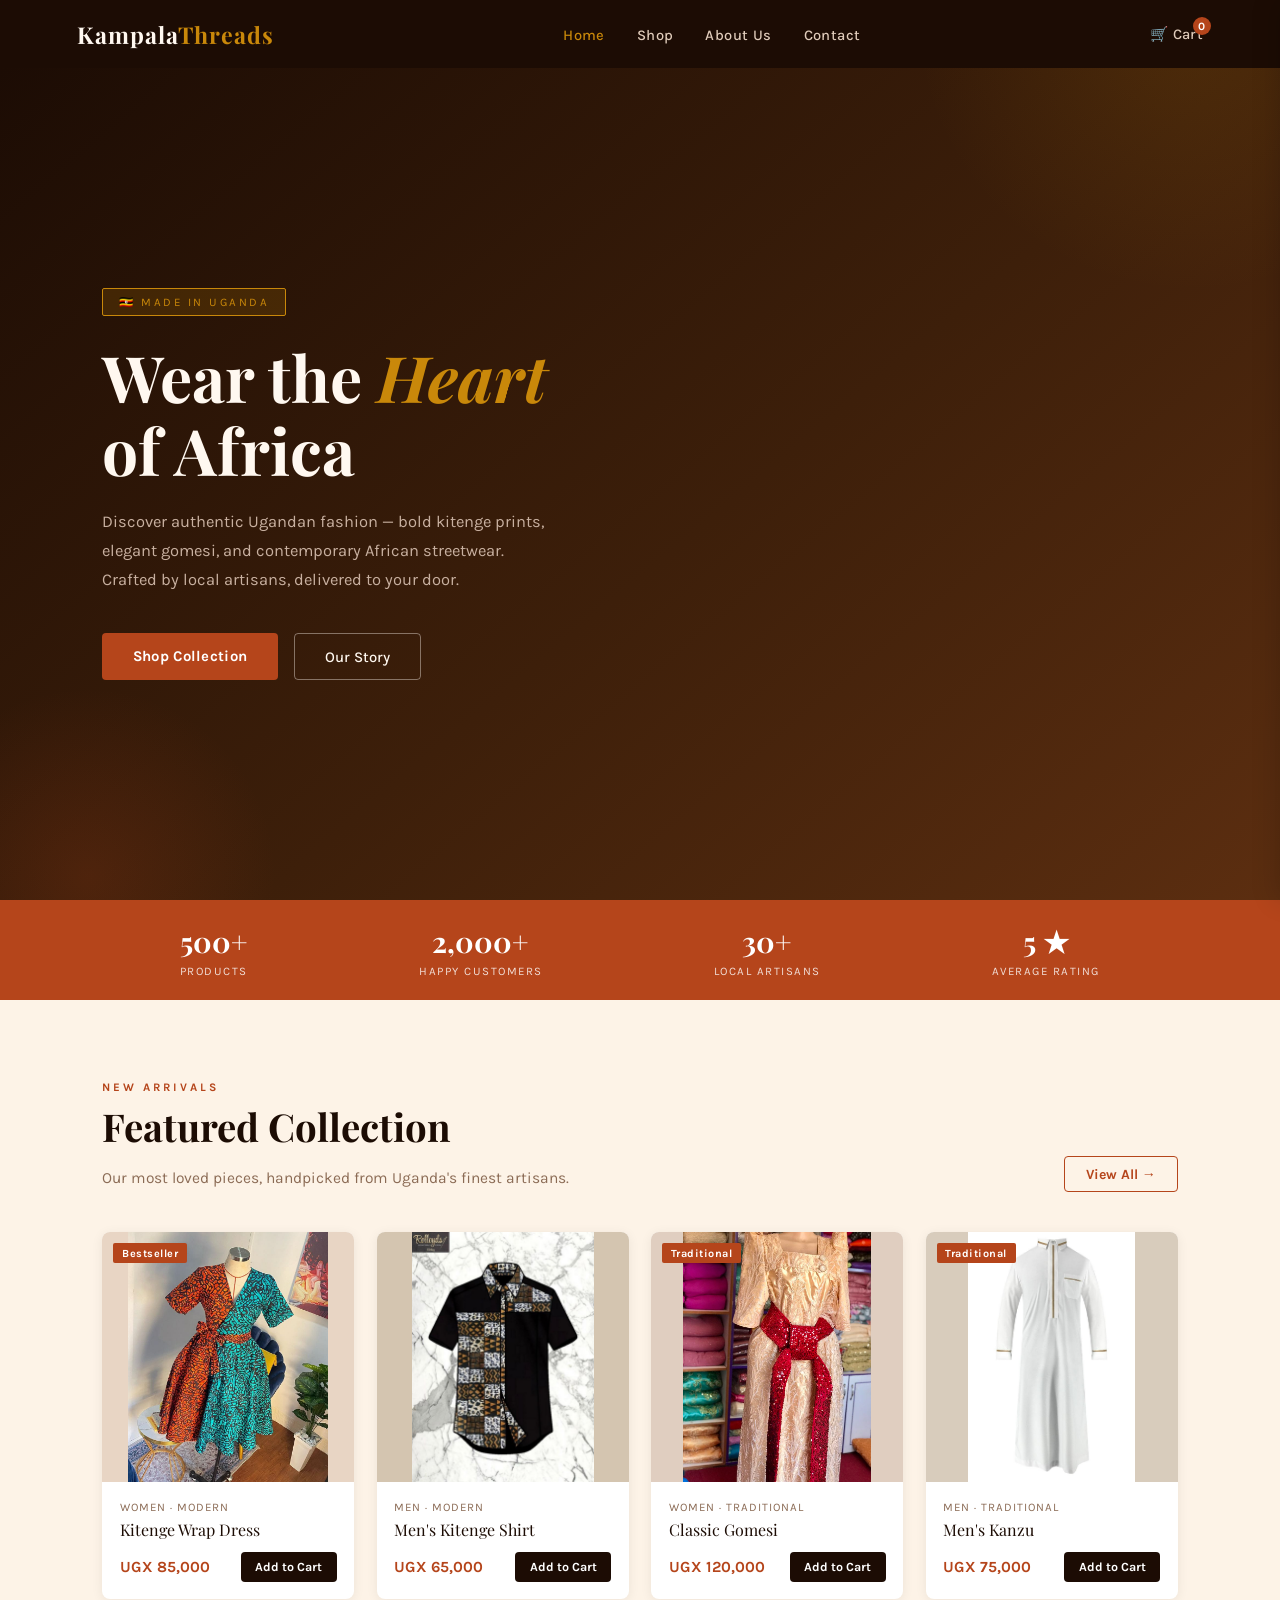
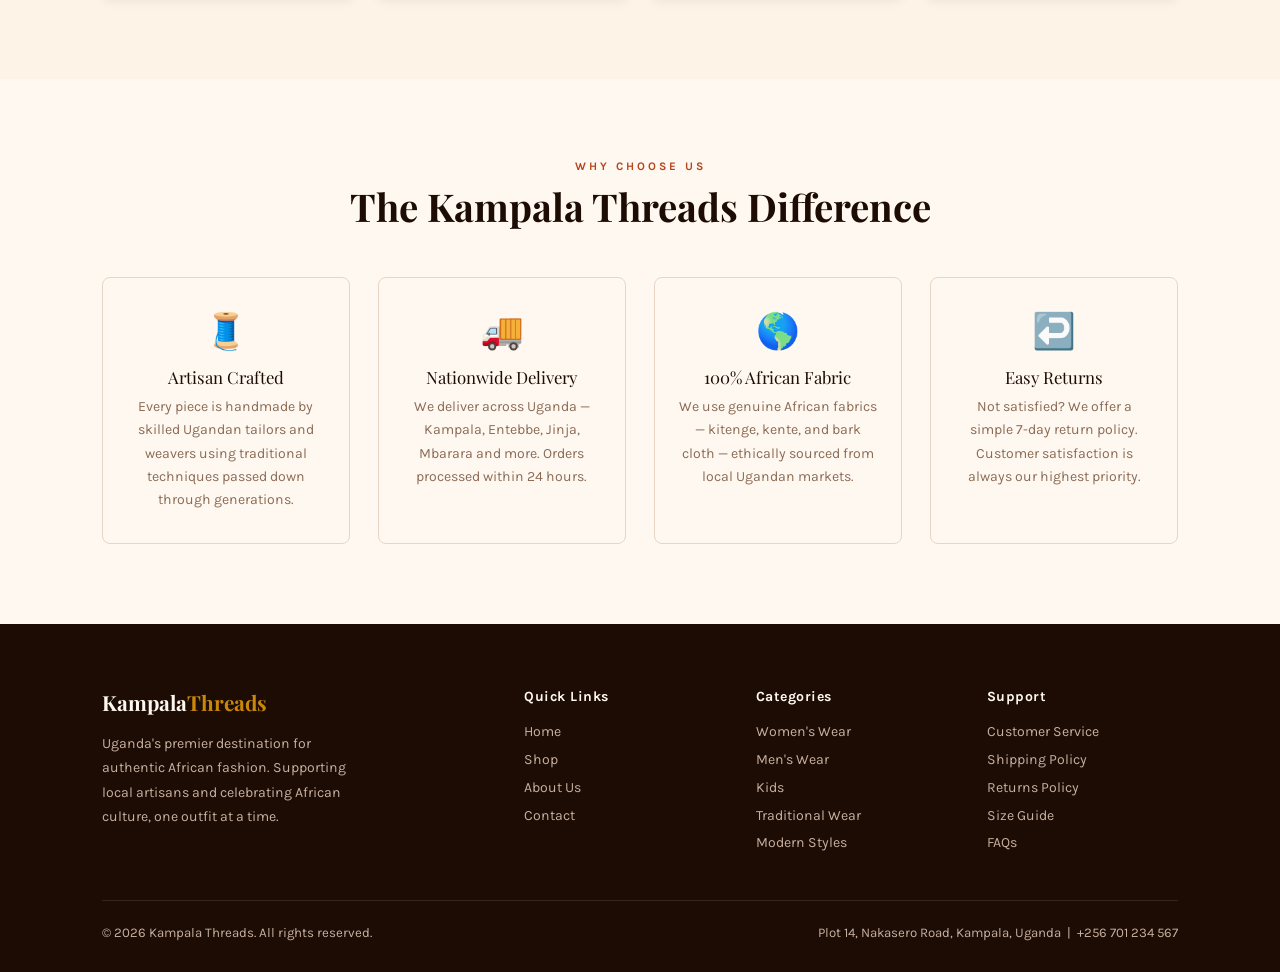
<file: index.html>
<!DOCTYPE html>
<html lang="en">
<head>
    <meta charset="UTF-8">
    <meta name="viewport" content="width=device-width, initial-scale=1.0">
    <meta name="description" content="Discover authentic Ugandan fashion — bold kitenge prints, elegant gomesi, and contemporary African streetwear. Crafted by local artisans.">
    <title>Kampala Threads | Authentic African Fashion</title>
    <link href="https://fonts.googleapis.com/css2?family=Playfair+Display:ital,wght@0,400;0,600;0,700;1,400&family=Karla:wght@300;400;500;600;700&display=swap" rel="stylesheet">
    <link rel="stylesheet" href="style.css?v=2">
</head>
<body>

<!-- Toast notification -->
<div class="toast" id="toast">Item added to cart!</div>

<!-- Cart Modal -->
<div class="cart-overlay" id="cart-overlay"></div>
<div class="cart-modal" id="cart-modal">
    <div class="cart-header">
        <h2>Your Cart</h2>
        <button class="close-cart" id="close-cart">&times;</button>
    </div>
    <div class="cart-items" id="cart-items-container">
        <!-- Cart items injected here -->
    </div>
    <div class="cart-footer">
        <div class="cart-total">Total: <span id="cart-total-price">UGX 0</span></div>
        <button class="checkout-btn">Proceed to Checkout</button>
    </div>
</div>

<!-- ══ NAVIGATION ══ -->
<nav>
    <a href="#home" class="logo">Kampala<span>Threads</span></a>
    <ul class="nav-links" id="nav-links">
        <li><a href="#home" id="nav-home" class="active">Home</a></li>
        <li><a href="#shop" id="nav-shop">Shop</a></li>
        <li><a href="#about" id="nav-about">About Us</a></li>
        <li><a href="#contact" id="nav-contact">Contact</a></li>
    </ul>
    <div class="nav-actions">
        <a href="#" class="cart-link" id="cart-btn">
            <span class="cart-count" id="cart-count">0</span>
            &#128722; Cart
        </a>
        <button class="mobile-menu-btn" id="mobile-menu-btn">&#9776;</button>
    </div>
</nav>

<!-- ══════════════════════════════
     HOME PAGE
══════════════════════════════ -->
<div class="page active" id="home">

    <!-- Hero -->
    <section class="hero">
        <div class="hero-content">
            <div class="hero-badge">&#127482;&#127468; Made in Uganda</div>
            <h1>Wear the <em>Heart</em><br>of Africa</h1>
            <p>Discover authentic Ugandan fashion — bold kitenge prints, elegant gomesi, and contemporary African streetwear. Crafted by local artisans, delivered to your door.</p>
            <div class="hero-btns">
                <a href="#shop" class="btn-primary" style="text-decoration: none; display: inline-block;">Shop Collection</a>
                <a href="#about" class="btn-outline" style="text-decoration: none; display: inline-block;">Our Story</a>
            </div>
        </div>
    </section>

    <!-- Stats strip -->
    <div class="stats-strip">
        <div class="stat"><div class="stat-num">500+</div><div class="stat-label">Products</div></div>
        <div class="stat"><div class="stat-num">2,000+</div><div class="stat-label">Happy Customers</div></div>
        <div class="stat"><div class="stat-num">30+</div><div class="stat-label">Local Artisans</div></div>
        <div class="stat"><div class="stat-num">5 &#9733;</div><div class="stat-label">Average Rating</div></div>
    </div>

    <!-- Featured products -->
    <section class="featured-section">
        <div class="featured-header">
            <div>
                <div class="section-label">New Arrivals</div>
                <h2 class="section-title">Featured Collection</h2>
                <p class="section-sub">Our most loved pieces, handpicked from Uganda's finest artisans.</p>
            </div>
            <a href="#shop" class="view-all-btn" style="text-decoration: none;">View All &rarr;</a>
        </div>
        <div class="products-grid" id="featured-products"></div>
    </section>

    <!-- Why us -->
    <section class="why-section">
        <div style="text-align:center;">
            <div class="section-label">Why Choose Us</div>
            <h2 class="section-title">The Kampala Threads Difference</h2>
        </div>
        <div class="why-grid">
            <div class="why-card">
                <div class="why-icon">&#129525;</div>
                <div class="why-title">Artisan Crafted</div>
                <p class="why-text">Every piece is handmade by skilled Ugandan tailors and weavers using traditional techniques passed down through generations.</p>
            </div>
            <div class="why-card">
                <div class="why-icon">&#128666;</div>
                <div class="why-title">Nationwide Delivery</div>
                <p class="why-text">We deliver across Uganda — Kampala, Entebbe, Jinja, Mbarara and more. Orders processed within 24 hours.</p>
            </div>
            <div class="why-card">
                <div class="why-icon">&#127758;</div>
                <div class="why-title">100% African Fabric</div>
                <p class="why-text">We use genuine African fabrics — kitenge, kente, and bark cloth — ethically sourced from local Ugandan markets.</p>
            </div>
            <div class="why-card">
                <div class="why-icon">&#8617;&#65039;</div>
                <div class="why-title">Easy Returns</div>
                <p class="why-text">Not satisfied? We offer a simple 7-day return policy. Customer satisfaction is always our highest priority.</p>
            </div>
        </div>
    </section>
</div>

<!-- ══════════════════════════════
     SHOP PAGE
══════════════════════════════ -->
<div class="page" id="shop">
    <div class="shop-header">
        <h1>Our Collection</h1>
        <p>Browse authentic Ugandan fashion for all occasions</p>
    </div>
    <div class="category-filters">
        <button class="filter-btn active" data-filter="all">All Items</button>
        <button class="filter-btn" data-filter="women">Women</button>
        <button class="filter-btn" data-filter="men">Men</button>
        <button class="filter-btn" data-filter="kids">Kids</button>
        <button class="filter-btn" data-filter="traditional">Traditional</button>
        <button class="filter-btn" data-filter="modern">Modern</button>
    </div>
    <div class="shop-grid-section">
        <div class="products-grid" id="shop-products"></div>
    </div>
</div>

<!-- ══════════════════════════════
     ABOUT PAGE
══════════════════════════════ -->
<div class="page" id="about">
    <div class="about-hero">
        <div class="about-hero-text">
            <div class="section-label" style="color:var(--gold);">Our Story</div>
            <h1>Born in a Classroom,<br>Worn Across Uganda</h1>
            <p>Kampala Threads was founded in 2026 as a collaborative school project by 10 students who believed that our local fashion industry deserved a modern, digital home.</p>
            <p>What started as an academic challenge to empower homegrown talent has evolved into a platform dedicated to connecting the tailors of Nakasero Market with customers throughout every corner of the country.</p>
            <p>Our mission is focused and clear: celebrate Ugandan craftsmanship, support our local artisans, and demonstrate how student-led innovation can make authentic, high-quality fashion accessible to every Ugandan.</p>
        </div>
        <div class="about-img-box">&#129525;</div>
    </div>

    <section class="values-section">
        <div style="text-align:center;">
            <div class="section-label">What We Stand For</div>
            <h2 class="section-title">Our Core Values</h2>
        </div>
        <div class="values-grid">
            <div class="value-card">
                <h3>&#127942; Quality First</h3>
                <p>Every garment undergoes strict quality checks before it reaches you. We partner only with skilled artisans who take pride in their craft.</p>
            </div>
            <div class="value-card">
                <h3>&#129309; Community Driven</h3>
                <p>We are committed to uplifting Ugandan artisans, designers, and fabric traders. Every purchase supports a local family and their livelihood.</p>
            </div>
            <div class="value-card">
                <h3>&#127807; Sustainable Fashion</h3>
                <p>We champion eco-friendly production methods, using natural dyes and fabrics that are kind to Uganda's beautiful natural environment.</p>
            </div>
        </div>
    </section>

    <section class="team-section">
        <div style="text-align:center;">
            <div class="section-label">The Team</div>
            <h2 class="section-title">Meet Our Founders</h2>
            <p class="section-sub" style="margin:0 auto 0;">A diverse team of Ugandan creatives, technologists, and fashion enthusiasts united by one vision.</p>
        </div>
        <div class="team-grid">
            <div class="team-card">
                <div class="team-avatar">&#128100;</div>
                <div class="team-name">Mulumba Malcom</div>
                <div class="team-role">Artisan Coordinator</div>
            </div>
            <div class="team-card">
                <div class="team-avatar">&#128100;</div>
                <div class="team-name">Musubika Sarah Junior</div>
                <div class="team-role">Marketing Lead</div>
            </div>
            <div class="team-card">
                <div class="team-avatar">&#128100;</div>
                <div class="team-name">Nabisere Angel Treasure</div>
                <div class="team-role">Operations Manager</div>
            </div>
            <div class="team-card">
                <div class="team-avatar">&#128100;</div>
                <div class="team-name">Iracaa Rosemary</div>
                <div class="team-role">Financial Controller</div>
            </div>
            <div class="team-card">
                <div class="team-avatar">&#128100;</div>
                <div class="team-name">Ndagire Keren</div>
                <div class="team-role">Creative Director</div>
            </div>
            <div class="team-card">
                <div class="team-avatar">&#128100;</div>
                <div class="team-name">Nakazzi Pauline</div>
                <div class="team-role">Customer Success Lead</div>
            </div>
            <div class="team-card">
                <div class="team-avatar">&#128100;</div>
                <div class="team-name">Baryayebwa Jason Ahairwe</div>
                <div class="team-role">Technology Lead</div>
            </div>
            <div class="team-card">
                <div class="team-avatar">&#128100;</div>
                <div class="team-name">Murungi Joan</div>
                <div class="team-role">Supply Chain Lead</div>
            </div>
            <div class="team-card">
                <div class="team-avatar">&#128100;</div>
                <div class="team-name">Nankubuge Mariam Lutale</div>
                <div class="team-role">Head of Design</div>
            </div>
            <div class="team-card">
                <div class="team-avatar">&#128100;</div>
                <div class="team-name">Mwebe Huzaifah</div>
                <div class="team-role">Community Outreach Manager</div>
            </div>
        </div>
    </section>
</div>

<!-- ══════════════════════════════
     CONTACT PAGE
══════════════════════════════ -->
<div class="page" id="contact">
    <div class="contact-header">
        <h1>Get In Touch</h1>
        <p>We'd love to hear from you — questions, orders, or partnerships welcome.</p>
    </div>
    <div class="contact-layout">
        <div class="contact-info">
            <h2>Contact Details</h2>
            <div class="contact-detail">
                <div class="ci-icon">&#128205;</div>
                <div class="ci-text">
                    <h4>Our Address</h4>
                    <p>Plot 14, Nakasero Road<br>Kampala, Uganda</p>
                </div>
            </div>
            <div class="contact-detail">
                <div class="ci-icon">&#128222;</div>
                <div class="ci-text">
                    <h4>Phone Numbers</h4>
                    <p>+256 701 234 567<br>+256 772 890 123</p>
                </div>
            </div>
            <div class="contact-detail">
                <div class="ci-icon">&#128140;</div>
                <div class="ci-text">
                    <h4>Email Addresses</h4>
                    <p>info@kampalathreads.ug<br>orders@kampalathreads.ug</p>
                </div>
            </div>
            <div class="contact-detail">
                <div class="ci-icon">&#128336;</div>
                <div class="ci-text">
                    <h4>Working Hours</h4>
                    <p>Monday – Friday: 8:00 AM – 6:00 PM<br>Saturday: 9:00 AM – 4:00 PM</p>
                </div>
            </div>

            <div class="social-links-wrapper" style="margin-top: 2rem; margin-bottom: 1.6rem;">
                <span class="social-links-text">Social Links</span>
                <div class="social-icons">
                    <a href="#" class="social-icon facebook" title="Facebook">
                        <svg fill="currentColor" viewBox="0 0 320 512"><path d="M279.14 288l14.22-92.66h-88.91v-60.13c0-25.35 12.42-50.06 52.24-50.06h40.42V6.26S260.43 0 225.36 0c-73.22 0-121.08 44.38-121.08 124.72v70.62H22.89V288h81.39v224h100.17V288z"/></svg>
                    </a>
                    <a href="#" class="social-icon x-twitter" title="X (Twitter)">
                        <svg fill="currentColor" viewBox="0 0 512 512"><path d="M389.2 48h70.6L305.6 224.2 487 464H345L233.6 318.6 106.5 464H35.8L200.7 275.5 26.8 48H172.4L272.9 180.9 389.2 48zM364.4 421.8h39.1L151.1 88h-42L364.4 421.8z"/></svg>
                    </a>
                    <a href="#" class="social-icon instagram" title="Instagram">
                        <svg fill="currentColor" viewBox="0 0 448 512"><path d="M224.1 141c-63.6 0-114.9 51.3-114.9 114.9s51.3 114.9 114.9 114.9S339 319.5 339 255.9 287.7 141 224.1 141zm0 189.6c-41.1 0-74.7-33.5-74.7-74.7s33.5-74.7 74.7-74.7 74.7 33.5 74.7 74.7-33.6 74.7-74.7 74.7zm146.4-194.3c0 14.9-12 26.8-26.8 26.8-14.9 0-26.8-12-26.8-26.8s12-26.8 26.8-26.8 26.8 12 26.8 26.8zm76.1 27.2c-1.7-35.9-9.9-67.7-36.2-93.9-26.2-26.2-58-34.4-93.9-36.2-37-2.1-147.9-2.1-184.9 0-35.8 1.7-67.6 9.9-93.9 36.1s-34.4 58-36.2 93.9c-2.1 37-2.1 147.9 0 184.9 1.7 35.9 9.9 67.7 36.2 93.9s58 34.4 93.9 36.2c37 2.1 147.9 2.1 184.9 0 35.9-1.7 67.7-9.9 93.9-36.2 26.2-26.2 34.4-58 36.2-93.9 2.1-37 2.1-147.8 0-184.8zM398.8 388c-7.8 19.6-22.9 34.7-42.6 42.6-29.5 11.7-99.5 9-132.1 9s-102.7 2.6-132.1-9c-19.6-7.8-34.7-22.9-42.6-42.6-11.7-29.5-9-99.5-9-132.1s-2.6-102.7 9-132.1c7.8-19.6 22.9-34.7 42.6-42.6 29.5-11.7 99.5-9 132.1-9s102.7-2.6 132.1 9c19.6 7.8 34.7 22.9 42.6 42.6 11.7 29.5 9 99.5 9 132.1s2.7 102.7-9 132.1z"/></svg>
                    </a>
                    <a href="#" class="social-icon pinterest" title="Pinterest">
                        <svg fill="currentColor" viewBox="0 0 496 512"><path d="M204 6.5C101.4 6.5 0 74.9 0 185.6 0 256 39.6 296 63.6 296c5.1 0 10-3.8 8.9-9.7-2-11.2-6.5-35.3-7.5-40-1.2-5.4-.5-6.8 3.5-11.4 12.3-14.3 26.3-43 26.3-73.4 0-47.5 35.4-86 86-86 46.2 0 74.3 28.5 74.3 71.5 0 52.8-24.3 103-62.4 103-19.7 0-33.8-16.1-29.3-36.2 5.4-24.3 17-50.5 17-68 0-15.6-8.4-28.5-26-28.5-20.8 0-37.5 21.5-37.5 50.3 0 18.3 6.6 30.5 6.6 30.5s-21.2 89.8-25.3 107.5c-7.5 32.5-1.5 75.3-1.1 78.4.3 2.5 3.5 3.1 4.9 1.2 4-5.5 28.1-34.9 37.3-66.5 2.7-9.4 15.3-59.5 15.3-59.5 7.8 14.8 30.6 27.8 54.3 27.8 72.8 0 120.7-65.7 120.7-148 0-66.3-54.8-125-139.7-125z"/></svg>
                    </a>
                </div>
            </div>
        </div>

        <div class="contact-form-card" id="contact-form">
            <h2>Send Us a Message</h2>
            <div class="form-row">
                <div class="form-group">
                    <label>First Name</label>
                    <input type="text" id="contact-fname" placeholder="e.g. Aisha">
                </div>
                <div class="form-group">
                    <label>Last Name</label>
                    <input type="text" id="contact-lname" placeholder="e.g. Nakato">
                </div>
            </div>
            <div class="form-group">
                <label>Email Address</label>
                <input type="email" id="contact-email" placeholder="you@example.com">
            </div>
            <div class="form-group">
                <label>Phone Number</label>
                <input type="tel" id="contact-phone" placeholder="+256 7XX XXX XXX">
            </div>
            <div class="form-group">
                <label>Subject</label>
                <select id="contact-subject">
                    <option>General Enquiry</option>
                    <option>Order Support</option>
                    <option>Partnership / Wholesale</option>
                    <option>Returns &amp; Refunds</option>
                    <option>Custom Orders</option>
                    <option>Other</option>
                </select>
            </div>
            <div class="form-group">
                <label>Your Message</label>
                <textarea id="contact-message" placeholder="Write your message here..."></textarea>
            </div>
            <button class="submit-btn" id="submit-contact">Send Message &#9993;</button>
        </div>
    </div>
</div>

<!-- ══ FOOTER ══ -->
<footer>
    <div class="footer-grid">
        <div class="footer-brand">
            <span class="footer-brand-logo">Kampala<span>Threads</span></span>
            <p>Uganda's premier destination for authentic African fashion. Supporting local artisans and celebrating African culture, one outfit at a time.</p>
        </div>
        <div class="footer-col">
            <h4>Quick Links</h4>
            <ul>
                <li><a href="#home">Home</a></li>
                <li><a href="#shop">Shop</a></li>
                <li><a href="#about">About Us</a></li>
                <li><a href="#contact">Contact</a></li>
            </ul>
        </div>
        <div class="footer-col">
            <h4>Categories</h4>
            <ul>
                <li><a href="#shop" class="footer-filter-link" data-filter="women">Women's Wear</a></li>
                <li><a href="#shop" class="footer-filter-link" data-filter="men">Men's Wear</a></li>
                <li><a href="#shop" class="footer-filter-link" data-filter="kids">Kids</a></li>
                <li><a href="#shop" class="footer-filter-link" data-filter="traditional">Traditional Wear</a></li>
                <li><a href="#shop" class="footer-filter-link" data-filter="modern">Modern Styles</a></li>
            </ul>
        </div>
        <div class="footer-col">
            <h4>Support</h4>
            <ul>
                <li><a href="#contact">Customer Service</a></li>
                <li><a href="#" class="coming-soon">Shipping Policy</a></li>
                <li><a href="#" class="coming-soon">Returns Policy</a></li>
                <li><a href="#" class="coming-soon">Size Guide</a></li>
                <li><a href="#" class="coming-soon">FAQs</a></li>
            </ul>
        </div>
    </div>
    <div class="footer-bottom">
        <span>&copy; 2026 Kampala Threads. All rights reserved.</span>
        <span>Plot 14, Nakasero Road, Kampala, Uganda &nbsp;|&nbsp; +256 701 234 567</span>
    </div>
</footer>

<script src="script.js"></script>
</body>
</html>
</file>
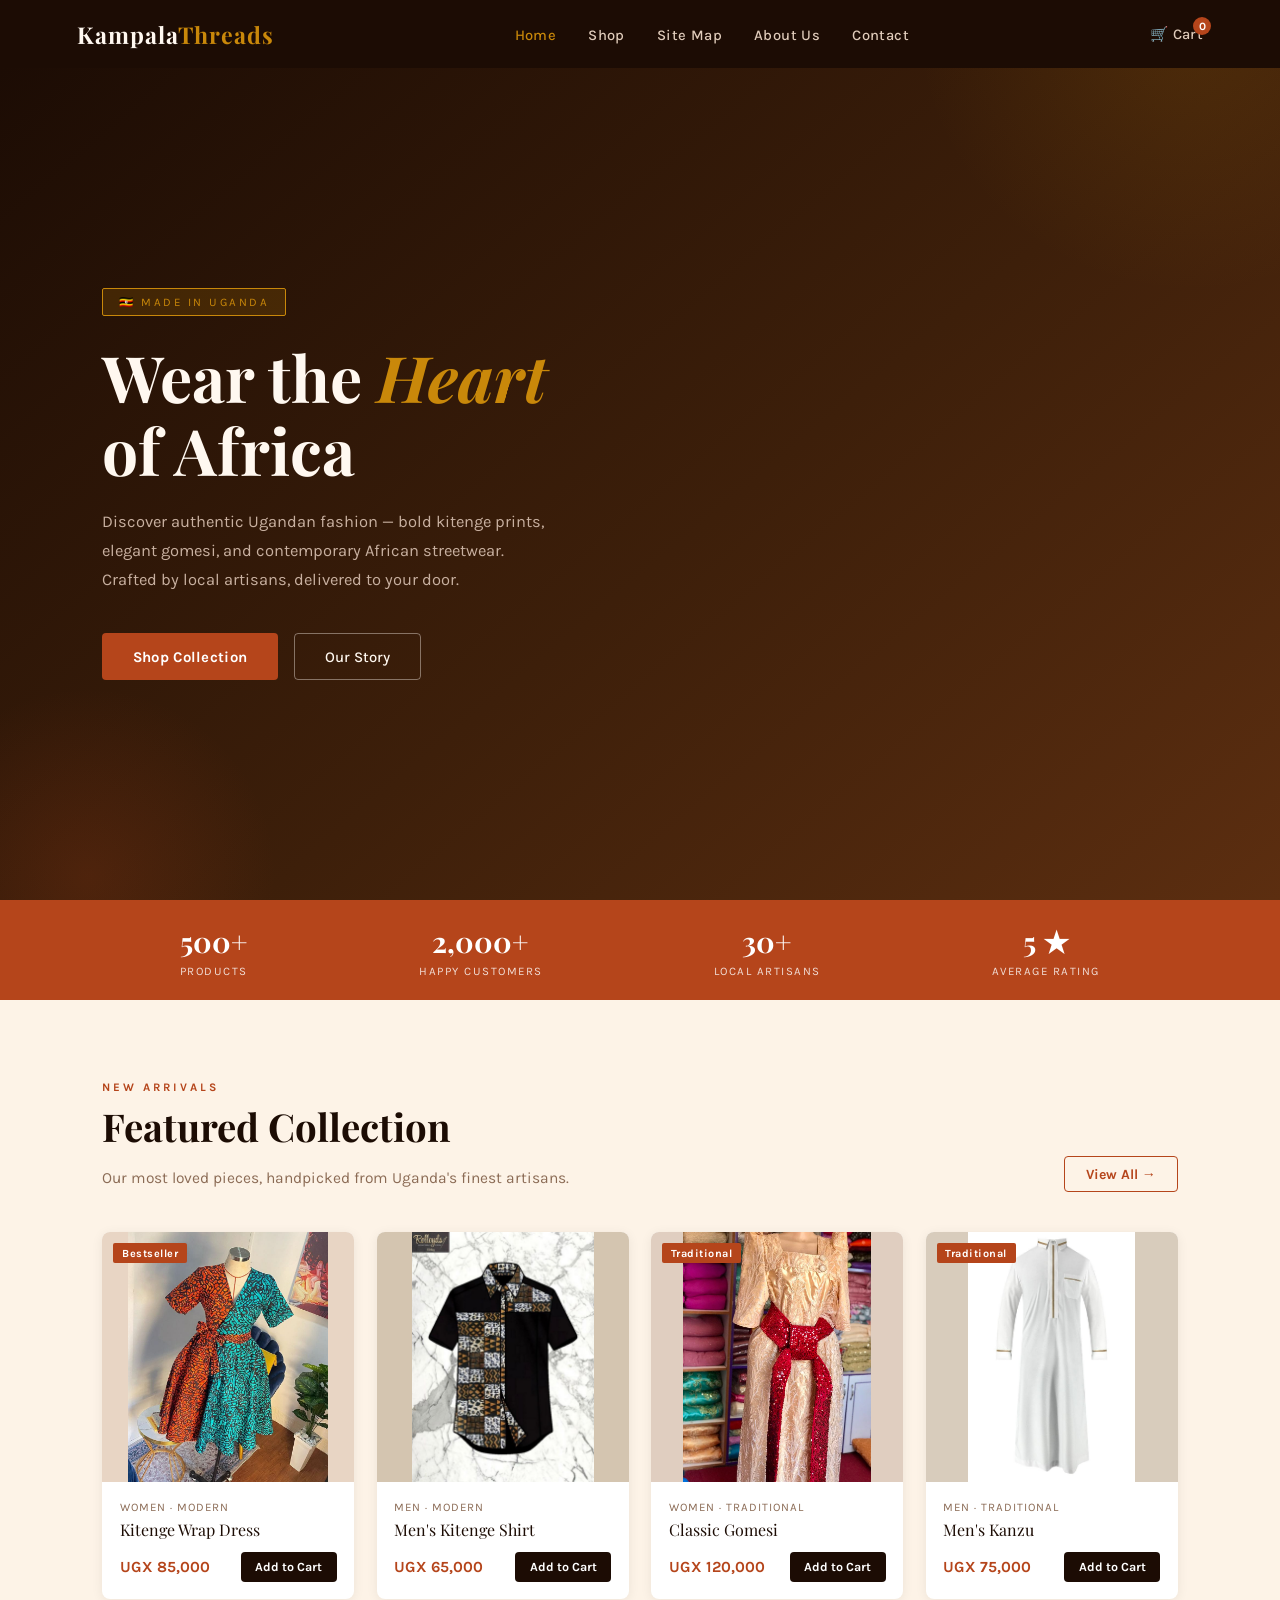
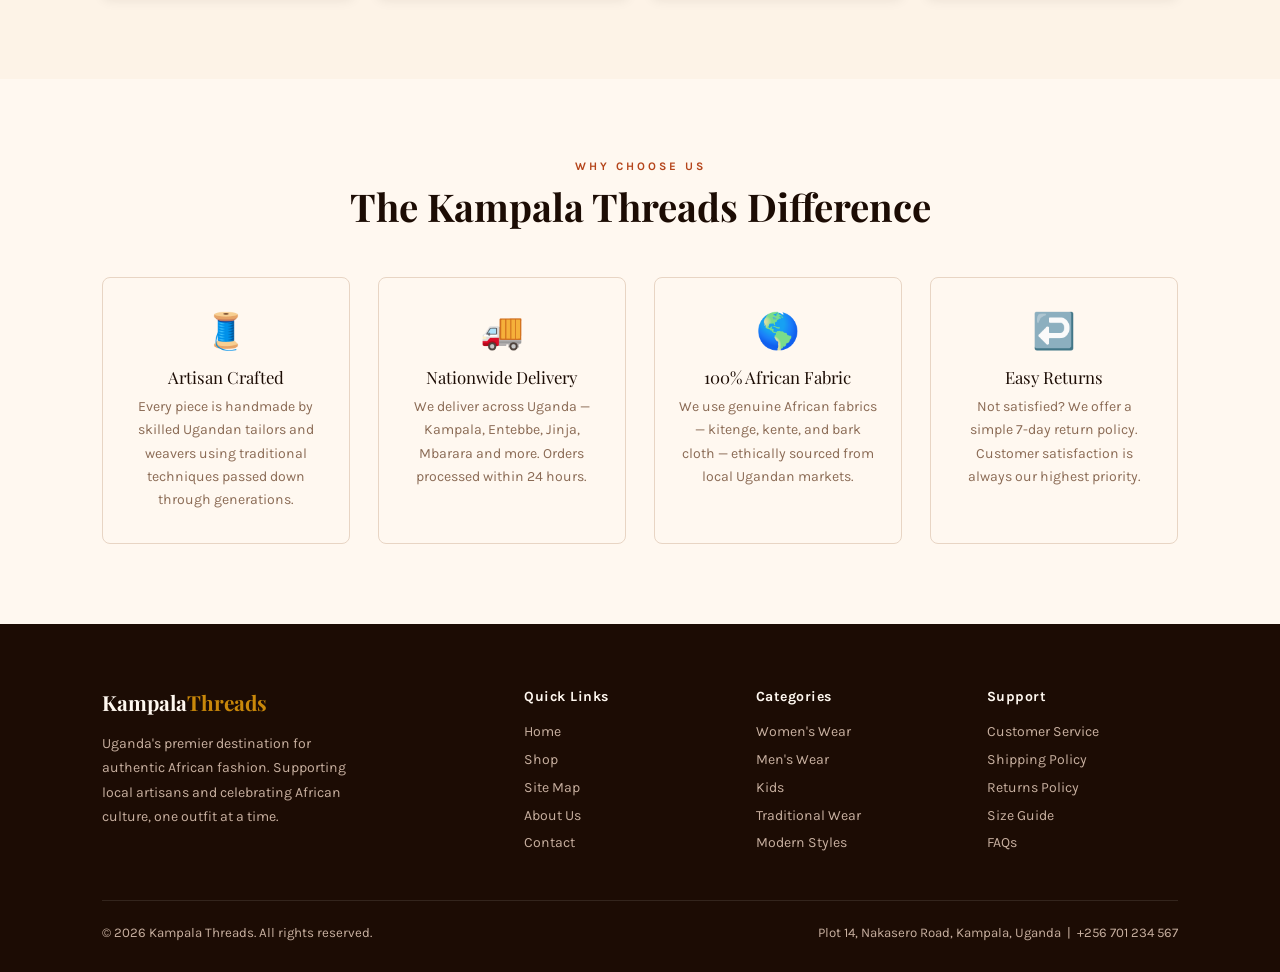
<file: website.html>
<!DOCTYPE html>
<html lang="en">
<head>
    <meta charset="UTF-8">
    <meta name="viewport" content="width=device-width, initial-scale=1.0">
    <title>Kampala Threads | Authentic African Fashion</title>
    <link href="https://fonts.googleapis.com/css2?family=Playfair+Display:ital,wght@0,400;0,600;0,700;1,400&family=Karla:wght@300;400;500;600;700&display=swap" rel="stylesheet">
    <link rel="stylesheet" href="style.css">
</head>
<body>

<!-- Toast notification -->
<div class="toast" id="toast">Item added to cart!</div>

<!-- ══ NAVIGATION ══ -->
<nav>
    <div class="logo" onclick="showPage('home')">Kampala<span>Threads</span></div>
    <ul class="nav-links">
        <li><a href="#home" id="nav-home" class="active" onclick="showPage('home')">Home</a></li>
        <li><a href="#shop" id="nav-shop" onclick="showPage('shop')">Shop</a></li>
        <li><a href="#sitemap" id="nav-sitemap" onclick="showPage('sitemap')">Site Map</a></li>
        <li><a href="#about" id="nav-about" onclick="showPage('about')">About Us</a></li>
        <li><a href="#contact" id="nav-contact" class="nav-cta" onclick="showPage('contact')">Contact</a></li>
    </ul>
    <a href="#" class="cart-link" onclick="viewCart()">
        <span class="cart-count" id="cart-count">0</span>
        &#128722; Cart
    </a>
</nav>

<!-- ══════════════════════════════
     HOME PAGE
══════════════════════════════ -->
<div class="page active" id="home">

    <!-- Hero -->
    <section class="hero">
        <div class="hero-content">
            <div class="hero-badge">&#127482;&#127468; Made in Uganda</div>
            <h1>Wear the <em>Heart</em><br>of Africa</h1>
            <p>Discover authentic Ugandan fashion — bold kitenge prints, elegant gomesi, and contemporary African streetwear. Crafted by local artisans, delivered to your door.</p>
            <div class="hero-btns">
                <button class="btn-primary" onclick="showPage('shop')">Shop Collection</button>
                <button class="btn-outline" onclick="showPage('about')">Our Story</button>
            </div>
        </div>
    </section>

    <!-- Stats strip -->
    <div class="stats-strip">
        <div class="stat"><div class="stat-num">500+</div><div class="stat-label">Products</div></div>
        <div class="stat"><div class="stat-num">2,000+</div><div class="stat-label">Happy Customers</div></div>
        <div class="stat"><div class="stat-num">30+</div><div class="stat-label">Local Artisans</div></div>
        <div class="stat"><div class="stat-num">5 &#9733;</div><div class="stat-label">Average Rating</div></div>
    </div>

    <!-- Featured products -->
    <section class="featured-section">
        <div class="featured-header">
            <div>
                <div class="section-label">New Arrivals</div>
                <h2 class="section-title">Featured Collection</h2>
                <p class="section-sub">Our most loved pieces, handpicked from Uganda's finest artisans.</p>
            </div>
            <button class="view-all-btn" onclick="showPage('shop')">View All &rarr;</button>
        </div>
        <div class="products-grid" id="featured-products"></div>
    </section>

    <!-- Why us -->
    <section class="why-section">
        <div style="text-align:center;">
            <div class="section-label">Why Choose Us</div>
            <h2 class="section-title">The Kampala Threads Difference</h2>
        </div>
        <div class="why-grid">
            <div class="why-card">
                <div class="why-icon">&#129525;</div>
                <div class="why-title">Artisan Crafted</div>
                <p class="why-text">Every piece is handmade by skilled Ugandan tailors and weavers using traditional techniques passed down through generations.</p>
            </div>
            <div class="why-card">
                <div class="why-icon">&#128666;</div>
                <div class="why-title">Nationwide Delivery</div>
                <p class="why-text">We deliver across Uganda — Kampala, Entebbe, Jinja, Mbarara and more. Orders processed within 24 hours.</p>
            </div>
            <div class="why-card">
                <div class="why-icon">&#127758;</div>
                <div class="why-title">100% African Fabric</div>
                <p class="why-text">We use genuine African fabrics — kitenge, kente, and bark cloth — ethically sourced from local Ugandan markets.</p>
            </div>
            <div class="why-card">
                <div class="why-icon">&#8617;&#65039;</div>
                <div class="why-title">Easy Returns</div>
                <p class="why-text">Not satisfied? We offer a simple 7-day return policy. Customer satisfaction is always our highest priority.</p>
            </div>
        </div>
    </section>
</div>

<!-- ══════════════════════════════
     SHOP PAGE
══════════════════════════════ -->
<div class="page" id="shop">
    <div class="shop-header">
        <h1>Our Collection</h1>
        <p>Browse authentic Ugandan fashion for all occasions</p>
    </div>
    <div class="category-filters">
        <button class="filter-btn active" onclick="filterProducts('all', this)">All Items</button>
        <button class="filter-btn" onclick="filterProducts('women', this)">Women</button>
        <button class="filter-btn" onclick="filterProducts('men', this)">Men</button>
        <button class="filter-btn" onclick="filterProducts('kids', this)">Kids</button>
        <button class="filter-btn" onclick="filterProducts('traditional', this)">Traditional</button>
        <button class="filter-btn" onclick="filterProducts('modern', this)">Modern</button>
    </div>
    <div class="shop-grid-section">
        <div class="products-grid" id="shop-products"></div>
    </div>
</div>

<!-- ══════════════════════════════
     SITE MAP PAGE
══════════════════════════════ -->
<div class="page" id="sitemap">
    <div class="shop-header">
        <h1>Site Map</h1>
        <p>A visual overview of all pages and content on Kampala Threads</p>
    </div>
    <section class="sitemap-section">
        <div class="section-label">Navigation Structure</div>
        <h2 class="section-title">Website Architecture</h2>
        <p class="section-sub">Each node represents a page or section accessible from the navigation menu or through internal links.</p>

        <div class="sitemap-wrap">
            <!-- Root -->
            <div class="sm-root">&#127968; Kampala Threads</div>
            <div class="sm-line"></div>
            <div class="sm-hline"></div>

            <!-- Branch row -->
            <div class="sm-branch-row">

                <!-- Home -->
                <div class="sm-branch">
                    <div class="sm-node">&#127968; Home</div>
                    <div class="sm-leaf-row">
                        <div class="sm-line"></div>
                        <div class="sm-leaf">Hero Banner</div>
                        <div class="sm-leaf">Stats Strip</div>
                        <div class="sm-leaf">Featured Products</div>
                        <div class="sm-leaf">Why Choose Us</div>
                    </div>
                </div>

                <!-- Shop -->
                <div class="sm-branch">
                    <div class="sm-node">&#128722; Shop</div>
                    <div class="sm-leaf-row">
                        <div class="sm-line"></div>
                        <div class="sm-leaf">Category Filters</div>
                        <div class="sm-leaf">Women's Wear</div>
                        <div class="sm-leaf">Men's Wear</div>
                        <div class="sm-leaf">Kids' Fashion</div>
                        <div class="sm-leaf">Traditional Wear</div>
                    </div>
                </div>

                <!-- Site Map -->
                <div class="sm-branch">
                    <div class="sm-node">&#128207; Site Map</div>
                    <div class="sm-leaf-row">
                        <div class="sm-line"></div>
                        <div class="sm-leaf">Architecture Diagram</div>
                        <div class="sm-leaf">Page Descriptions</div>
                    </div>
                </div>

                <!-- About -->
                <div class="sm-branch">
                    <div class="sm-node">&#9829; About Us</div>
                    <div class="sm-leaf-row">
                        <div class="sm-line"></div>
                        <div class="sm-leaf">Our Story</div>
                        <div class="sm-leaf">Core Values</div>
                        <div class="sm-leaf">Meet the Team</div>
                    </div>
                </div>

                <!-- Contact -->
                <div class="sm-branch">
                    <div class="sm-node">&#128222; Contact</div>
                    <div class="sm-leaf-row">
                        <div class="sm-line"></div>
                        <div class="sm-leaf">Address &amp; Location</div>
                        <div class="sm-leaf">Phone &amp; Email</div>
                        <div class="sm-leaf">Contact Form</div>
                        <div class="sm-leaf">Working Hours</div>
                    </div>
                </div>

            </div>
        </div>

        <!-- Page descriptions table -->
        <div style="margin-top: 4rem;">
            <h3 style="font-family:'Playfair Display',serif; font-size:1.3rem; color:var(--dark); margin-bottom:1.5rem;">Page Descriptions</h3>
            <table style="width:100%; border-collapse:collapse; background:white; border-radius:8px; overflow:hidden; box-shadow: 0 2px 12px rgba(28,12,4,0.06);">
                <thead>
                    <tr style="background:var(--dark); color:#FFF8F0;">
                        <th style="padding:1rem; text-align:left; font-size:0.85rem; letter-spacing:0.5px;">Page</th>
                        <th style="padding:1rem; text-align:left; font-size:0.85rem; letter-spacing:0.5px;">URL / Link</th>
                        <th style="padding:1rem; text-align:left; font-size:0.85rem; letter-spacing:0.5px;">Purpose</th>
                    </tr>
                </thead>
                <tbody>
                    <tr style="border-bottom:1px solid var(--border);">
                        <td style="padding:0.9rem 1rem; font-weight:700; color:var(--dark);">Home</td>
                        <td style="padding:0.9rem 1rem; color:var(--muted); font-size:0.88rem;">#home</td>
                        <td style="padding:0.9rem 1rem; color:var(--muted); font-size:0.88rem;">Landing page — introduces Kampala Threads, shows featured products and key selling points.</td>
                    </tr>
                    <tr style="border-bottom:1px solid var(--border); background:var(--light);">
                        <td style="padding:0.9rem 1rem; font-weight:700; color:var(--dark);">Shop</td>
                        <td style="padding:0.9rem 1rem; color:var(--muted); font-size:0.88rem;">#shop</td>
                        <td style="padding:0.9rem 1rem; color:var(--muted); font-size:0.88rem;">Full product catalogue with category filter. Customers browse and add to cart.</td>
                    </tr>
                    <tr style="border-bottom:1px solid var(--border);">
                        <td style="padding:0.9rem 1rem; font-weight:700; color:var(--dark);">Site Map</td>
                        <td style="padding:0.9rem 1rem; color:var(--muted); font-size:0.88rem;">#sitemap</td>
                        <td style="padding:0.9rem 1rem; color:var(--muted); font-size:0.88rem;">Visual architecture showing all pages and their sub-sections for easy navigation.</td>
                    </tr>
                    <tr style="border-bottom:1px solid var(--border); background:var(--light);">
                        <td style="padding:0.9rem 1rem; font-weight:700; color:var(--dark);">About Us</td>
                        <td style="padding:0.9rem 1rem; color:var(--muted); font-size:0.88rem;">#about</td>
                        <td style="padding:0.9rem 1rem; color:var(--muted); font-size:0.88rem;">Company background, values, and team — builds trust with potential customers.</td>
                    </tr>
                    <tr>
                        <td style="padding:0.9rem 1rem; font-weight:700; color:var(--dark);">Contact</td>
                        <td style="padding:0.9rem 1rem; color:var(--muted); font-size:0.88rem;">#contact</td>
                        <td style="padding:0.9rem 1rem; color:var(--muted); font-size:0.88rem;">Physical address, phone, email, working hours, and an enquiry form.</td>
                    </tr>
                </tbody>
            </table>
        </div>
    </section>
</div>

<!-- ══════════════════════════════
     ABOUT PAGE
══════════════════════════════ -->
<div class="page" id="about">
    <div class="about-hero">
        <div class="about-hero-text">
            <div class="section-label" style="color:var(--gold);">Our Story</div>
            <h1>Born in Kampala,<br>Worn Across Africa</h1>
            <p>Kampala Threads was founded in 2021 by a group of passionate Ugandan fashion designers who believed that African fashion deserved a modern, digital home.</p>
            <p>What started as a small boutique in Nakasero Market has grown into Uganda's leading online fashion platform — connecting local tailors with customers across the country and beyond.</p>
            <p>Our mission is simple: celebrate African craftsmanship, support local artisans, and make authentic Ugandan fashion accessible to everyone.</p>
        </div>
        <div class="about-img-box">&#129525;</div>
    </div>

    <section class="values-section">
        <div style="text-align:center;">
            <div class="section-label">What We Stand For</div>
            <h2 class="section-title">Our Core Values</h2>
        </div>
        <div class="values-grid">
            <div class="value-card">
                <h3>&#127942; Quality First</h3>
                <p>Every garment undergoes strict quality checks before it reaches you. We partner only with skilled artisans who take pride in their craft.</p>
            </div>
            <div class="value-card">
                <h3>&#129309; Community Driven</h3>
                <p>We are committed to uplifting Ugandan artisans, designers, and fabric traders. Every purchase supports a local family and their livelihood.</p>
            </div>
            <div class="value-card">
                <h3>&#127807; Sustainable Fashion</h3>
                <p>We champion eco-friendly production methods, using natural dyes and fabrics that are kind to Uganda's beautiful natural environment.</p>
            </div>
        </div>
    </section>

    <section class="team-section">
        <div style="text-align:center;">
            <div class="section-label">The Team</div>
            <h2 class="section-title">Meet Our Founders</h2>
            <p class="section-sub" style="margin:0 auto 0;">A diverse team of Ugandan creatives, technologists, and fashion enthusiasts united by one vision.</p>
        </div>
        <div class="team-grid">
            <div class="team-card">
                <div class="team-avatar">&#128100;</div>
                <div class="team-name">Nakato Aisha</div>
                <div class="team-role">Creative Director</div>
            </div>
            <div class="team-card">
                <div class="team-avatar">&#128100;</div>
                <div class="team-name">Ssemakula David</div>
                <div class="team-role">Technology Lead</div>
            </div>
            <div class="team-card">
                <div class="team-avatar">&#128100;</div>
                <div class="team-name">Nambogo Grace</div>
                <div class="team-role">Head of Design</div>
            </div>
            <div class="team-card">
                <div class="team-avatar">&#128100;</div>
                <div class="team-name">Kato Brian</div>
                <div class="team-role">Operations Manager</div>
            </div>
        </div>
    </section>
</div>

<!-- ══════════════════════════════
     CONTACT PAGE
══════════════════════════════ -->
<div class="page" id="contact">
    <div class="contact-header">
        <h1>Get In Touch</h1>
        <p>We'd love to hear from you — questions, orders, or partnerships welcome.</p>
    </div>
    <div class="contact-layout">
        <div class="contact-info">
            <h2>Contact Details</h2>
            <div class="contact-detail">
                <div class="ci-icon">&#128205;</div>
                <div class="ci-text">
                    <h4>Our Address</h4>
                    <p>Plot 14, Nakasero Road<br>Kampala, Uganda</p>
                </div>
            </div>
            <div class="contact-detail">
                <div class="ci-icon">&#128222;</div>
                <div class="ci-text">
                    <h4>Phone Numbers</h4>
                    <p>+256 701 234 567<br>+256 772 890 123</p>
                </div>
            </div>
            <div class="contact-detail">
                <div class="ci-icon">&#128140;</div>
                <div class="ci-text">
                    <h4>Email Addresses</h4>
                    <p>info@kampalathreads.ug<br>orders@kampalathreads.ug</p>
                </div>
            </div>
            <div class="contact-detail">
                <div class="ci-icon">&#128336;</div>
                <div class="ci-text">
                    <h4>Working Hours</h4>
                    <p>Monday – Friday: 8:00 AM – 6:00 PM<br>Saturday: 9:00 AM – 4:00 PM</p>
                </div>
            </div>
            <div class="contact-detail">
                <div class="ci-icon">&#127988;</div>
                <div class="ci-text">
                    <h4>Social Media</h4>
                    <p>@KampalaThreads on Instagram,<br>Facebook &amp; X (Twitter)</p>
                </div>
            </div>
        </div>

        <div class="contact-form-card">
            <h2>Send Us a Message</h2>
            <div class="form-row">
                <div class="form-group">
                    <label>First Name</label>
                    <input type="text" placeholder="e.g. Aisha">
                </div>
                <div class="form-group">
                    <label>Last Name</label>
                    <input type="text" placeholder="e.g. Nakato">
                </div>
            </div>
            <div class="form-group">
                <label>Email Address</label>
                <input type="email" placeholder="you@example.com">
            </div>
            <div class="form-group">
                <label>Phone Number</label>
                <input type="tel" placeholder="+256 7XX XXX XXX">
            </div>
            <div class="form-group">
                <label>Subject</label>
                <select>
                    <option>General Enquiry</option>
                    <option>Order Support</option>
                    <option>Partnership / Wholesale</option>
                    <option>Returns &amp; Refunds</option>
                    <option>Custom Orders</option>
                    <option>Other</option>
                </select>
            </div>
            <div class="form-group">
                <label>Your Message</label>
                <textarea placeholder="Write your message here..."></textarea>
            </div>
            <button class="submit-btn" onclick="submitForm()">Send Message &#9993;</button>
        </div>
    </div>
</div>

<!-- ══ FOOTER ══ -->
<footer>
    <div class="footer-grid">
        <div class="footer-brand">
            <span class="footer-brand-logo">Kampala<span>Threads</span></span>
            <p>Uganda's premier destination for authentic African fashion. Supporting local artisans and celebrating African culture, one outfit at a time.</p>
        </div>
        <div class="footer-col">
            <h4>Quick Links</h4>
            <ul>
                <li><a onclick="showPage('home')">Home</a></li>
                <li><a onclick="showPage('shop')">Shop</a></li>
                <li><a onclick="showPage('sitemap')">Site Map</a></li>
                <li><a onclick="showPage('about')">About Us</a></li>
                <li><a onclick="showPage('contact')">Contact</a></li>
            </ul>
        </div>
        <div class="footer-col">
            <h4>Categories</h4>
            <ul>
                <li><a onclick="showPage('shop'); filterProducts('women', null)">Women's Wear</a></li>
                <li><a onclick="showPage('shop'); filterProducts('men', null)">Men's Wear</a></li>
                <li><a onclick="showPage('shop'); filterProducts('kids', null)">Kids</a></li>
                <li><a onclick="showPage('shop'); filterProducts('traditional', null)">Traditional Wear</a></li>
                <li><a onclick="showPage('shop'); filterProducts('modern', null)">Modern Styles</a></li>
            </ul>
        </div>
        <div class="footer-col">
            <h4>Support</h4>
            <ul>
                <li><a onclick="showPage('contact')">Customer Service</a></li>
                <li><a href="#">Shipping Policy</a></li>
                <li><a href="#">Returns Policy</a></li>
                <li><a href="#">Size Guide</a></li>
                <li><a href="#">FAQs</a></li>
            </ul>
        </div>
    </div>
    <div class="footer-bottom">
        <span>&copy; 2026 Kampala Threads. All rights reserved.</span>
        <span>Plot 14, Nakasero Road, Kampala, Uganda &nbsp;|&nbsp; +256 701 234 567</span>
    </div>
</footer>

<script src="script.js"></script>
</body>
</html>
</file>
<file: style.css>
:root {
            --primary: #B5451B;
            --gold: #C9880A;
            --dark: #1C0C04;
            --cream: #FFF8F0;
            --light: #FDF3E7;
            --text: #3D1F0A;
            --muted: #8B6B55;
            --border: #E8D5C4;
            --green: #2D5016;
        }
        * { margin: 0; padding: 0; box-sizing: border-box; }
        body { font-family: 'Karla', sans-serif; background: var(--cream); color: var(--text); overflow-x: hidden; }

        /* ── NAVIGATION ── */
        nav {
            position: fixed; top: 0; left: 0; right: 0;
            background: var(--dark); z-index: 1000;
            padding: 0 6%; display: flex; align-items: center;
            justify-content: space-between; height: 68px;
        }
        .logo { text-decoration: none; font-family: 'Playfair Display', serif; color: #FFF8F0; font-size: 1.45rem; font-weight: 700; letter-spacing: 1px; cursor: pointer; }
        .logo span { color: var(--gold); }
        .nav-links { display: flex; list-style: none; gap: 2rem; }
        .nav-links a { color: #E0CCBB; text-decoration: none; font-size: 0.92rem; font-weight: 500; letter-spacing: 0.4px; transition: color 0.2s; cursor: pointer; }
        .nav-links a:hover, .nav-links a.active { color: var(--gold); }

        .nav-actions { display: flex; align-items: center; gap: 1.5rem; }
        .mobile-menu-btn { display: none; background: none; border: none; color: #FFF8F0; font-size: 1.8rem; cursor: pointer; line-height: 1; }
        .cart-link { position: relative; color: #E0CCBB; text-decoration: none; font-size: 0.92rem; font-weight: 500; letter-spacing: 0.4px; transition: color 0.2s; cursor: pointer; }
        .cart-link:hover { color: var(--gold); }
        .cart-count { position: absolute; top: -8px; right: -8px; background: var(--primary); color: white; border-radius: 50%; width: 18px; height: 18px; font-size: 0.7rem; display: flex; align-items: center; justify-content: center; font-weight: 700; }

        /* ── PAGES ── */
        .page { display: none; padding-top: 68px; }
        .page.active { display: block; }

        /* ── SHARED ── */
        .section-label { color: var(--primary); font-size: 0.72rem; letter-spacing: 3px; text-transform: uppercase; font-weight: 700; margin-bottom: 0.4rem; }
        .section-title { font-family: 'Playfair Display', serif; font-size: clamp(1.7rem, 3vw, 2.4rem); color: var(--dark); margin-bottom: 0.8rem; }
        .section-sub { color: var(--muted); font-size: 0.97rem; max-width: 490px; line-height: 1.75; }

        /* ── PRODUCT CARD ── */
        .products-grid { display: grid; grid-template-columns: repeat(auto-fill, minmax(230px, 1fr)); gap: 1.4rem; }
        .product-card { background: white; border-radius: 8px; overflow: hidden; box-shadow: 0 2px 12px rgba(28,12,4,0.07); transition: all 0.3s; }
        .product-card:hover { transform: translateY(-5px); box-shadow: 0 14px 32px rgba(28,12,4,0.14); }
        .product-img { width: 100%; height: 250px; display: flex; align-items: center; justify-content: center; position: relative; overflow: hidden; background-size: cover; background-position: center; }
        .product-img img { width: 100%; height: 100%; object-fit: contain; }
        .product-badge { position: absolute; top: 11px; left: 11px; background: var(--primary); color: white; font-size: 0.68rem; padding: 0.22rem 0.55rem; border-radius: 2px; font-weight: 700; letter-spacing: 0.5px; z-index: 2; }
        .product-info { padding: 1.1rem; }
        .product-category { color: var(--muted); font-size: 0.72rem; letter-spacing: 1px; text-transform: uppercase; margin-bottom: 0.35rem; }
        .product-name { font-family: 'Playfair Display', serif; font-size: 1rem; color: var(--dark); margin-bottom: 0.75rem; }
        .product-footer { display: flex; justify-content: space-between; align-items: center; }
        .product-price { font-size: 0.97rem; font-weight: 700; color: var(--primary); }
        .add-cart-btn { background: var(--dark); color: white; border: none; padding: 0.48rem 0.9rem; border-radius: 4px; font-family: 'Karla', sans-serif; font-size: 0.78rem; font-weight: 700; cursor: pointer; transition: background 0.2s; }
        .add-cart-btn:hover { background: var(--primary); }

        /* ── FOCUS STYLES ── */
        a:focus, button:focus, input:focus, textarea:focus, select:focus { outline: 2px solid var(--primary); outline-offset: 2px; }

        /* ── BUTTONS ── */
        .btn-primary { background: var(--primary); color: white; padding: 0.85rem 1.9rem; border: none; border-radius: 4px; font-family: 'Karla', sans-serif; font-size: 0.93rem; font-weight: 700; cursor: pointer; transition: all 0.2s; letter-spacing: 0.3px; }
        .btn-primary:hover { background: #8B3214; transform: translateY(-2px); }
        .btn-outline { background: transparent; color: #FFF8F0; padding: 0.85rem 1.9rem; border: 1px solid rgba(255,248,240,0.4); border-radius: 4px; font-family: 'Karla', sans-serif; font-size: 0.93rem; font-weight: 500; cursor: pointer; transition: all 0.2s; }
        .btn-outline:hover { border-color: var(--gold); color: var(--gold); }
        .view-all-btn { background: none; border: 1px solid var(--primary); color: var(--primary); padding: 0.55rem 1.3rem; border-radius: 4px; font-family: 'Karla', sans-serif; font-size: 0.88rem; font-weight: 700; cursor: pointer; transition: all 0.2s; }
        .view-all-btn:hover { background: var(--primary); color: white; }

        /* ── TOAST ── */
        .toast { position: fixed; top: 86px; right: 20px; background: var(--green); color: white; padding: 0.9rem 1.4rem; border-radius: 6px; font-weight: 700; font-size: 0.9rem; box-shadow: 0 4px 20px rgba(0,0,0,0.2); transform: translateX(200%); transition: transform 0.35s cubic-bezier(0.34,1.56,0.64,1); z-index: 9999; }
        .toast.show { transform: translateX(0); }

        /* ── CART MODAL ── */
        .cart-overlay { position: fixed; top: 0; left: 0; width: 100vw; height: 100vh; background: rgba(0,0,0,0.5); z-index: 1001; opacity: 0; pointer-events: none; transition: opacity 0.3s; }
        .cart-overlay.show { opacity: 1; pointer-events: auto; }
        .cart-modal { position: fixed; top: 0; right: 0; width: 100%; max-width: 400px; height: 100vh; background: var(--cream); z-index: 1002; transform: translateX(100%); transition: transform 0.4s cubic-bezier(0.34,1.56,0.64,1); display: flex; flex-direction: column; box-shadow: -4px 0 24px rgba(0,0,0,0.15); }
        .cart-modal.show { transform: translateX(0); }
        .cart-header { padding: 1.5rem 2rem; border-bottom: 1px solid var(--border); display: flex; justify-content: space-between; align-items: center; background: white; }
        .cart-header h2 { font-family: 'Playfair Display', serif; font-size: 1.5rem; color: var(--dark); }
        .close-cart { background: none; border: none; font-size: 2rem; color: var(--muted); cursor: pointer; line-height: 1; }
        .close-cart:hover { color: var(--primary); }
        .cart-items { flex: 1; overflow-y: auto; padding: 1.5rem 2rem; display: flex; flex-direction: column; gap: 1rem; }
        .cart-item { display: flex; gap: 1rem; align-items: center; background: white; padding: 1rem; border-radius: 6px; border: 1px solid var(--border); }
        .cart-item-img { width: 60px; height: 60px; border-radius: 4px; object-fit: cover; }
        .cart-item-info { flex: 1; }
        .cart-item-title { font-family: 'Playfair Display', serif; font-size: 1rem; color: var(--dark); font-weight: 600; margin-bottom: 0.2rem; }
        .cart-item-price { color: var(--primary); font-size: 0.9rem; font-weight: 700; }
        .cart-item-remove { background: none; border: none; color: var(--muted); cursor: pointer; font-size: 0.8rem; text-decoration: underline; margin-top: 0.3rem; }
        .cart-item-remove:hover { color: var(--primary); }
        .cart-empty-msg { text-align: center; color: var(--muted); font-style: italic; margin-top: 2rem; }
        .cart-footer { padding: 1.5rem 2rem; background: white; border-top: 1px solid var(--border); }
        .cart-total { display: flex; justify-content: space-between; font-size: 1.1rem; font-weight: 700; color: var(--dark); margin-bottom: 1rem; }
        .checkout-btn { width: 100%; background: var(--primary); color: white; padding: 1rem; border: none; border-radius: 4px; font-family: 'Karla', sans-serif; font-size: 1rem; font-weight: 700; cursor: pointer; transition: background 0.2s; }
        .checkout-btn:hover { background: #8B3214; }

        /* ════════════════════
           HOME PAGE
        ════════════════════ */
        .hero { min-height: calc(100vh - 68px); background: linear-gradient(140deg, #1C0C04 0%, #3D1F0A 55%, #5C2E10 100%); display: flex; align-items: center; padding: 6% 8%; position: relative; overflow: hidden; }
        .hero::before { content: ''; position: absolute; top: -40%; right: -15%; width: 560px; height: 560px; background: radial-gradient(circle, rgba(201,136,10,0.13) 0%, transparent 70%); border-radius: 50%; pointer-events: none; }
        .hero::after { content: ''; position: absolute; bottom: -20%; left: -8%; width: 380px; height: 380px; background: radial-gradient(circle, rgba(181,69,27,0.18) 0%, transparent 70%); border-radius: 50%; pointer-events: none; }
        .hero-content { max-width: 580px; position: relative; z-index: 2; animation: fadeUp 0.8s ease both; }
        .hero-badge { display: inline-block; background: rgba(201,136,10,0.18); border: 1px solid var(--gold); color: var(--gold); padding: 0.38rem 1rem; border-radius: 2px; font-size: 0.72rem; letter-spacing: 2.5px; text-transform: uppercase; margin-bottom: 1.6rem; }
        .hero h1 { font-family: 'Playfair Display', serif; color: #FFF8F0; font-size: clamp(2.6rem, 5vw, 4rem); line-height: 1.13; margin-bottom: 1.4rem; }
        .hero h1 em { color: var(--gold); font-style: italic; }
        .hero p { color: #C8B0A0; font-size: 1.03rem; line-height: 1.75; margin-bottom: 2.4rem; max-width: 460px; }
        .hero-btns { display: flex; gap: 1rem; flex-wrap: wrap; }

        .stats-strip { background: var(--primary); padding: 1.4rem 8%; display: flex; justify-content: space-around; flex-wrap: wrap; gap: 1rem; }
        .stat { text-align: center; color: white; }
        .stat-num { font-family: 'Playfair Display', serif; font-size: 1.8rem; font-weight: 700; }
        .stat-label { font-size: 0.72rem; opacity: 0.82; letter-spacing: 1.5px; text-transform: uppercase; margin-top: 0.2rem; }

        .featured-section { background: var(--light); padding: 5rem 8%; }
        .featured-header { display: flex; justify-content: space-between; align-items: flex-end; margin-bottom: 2.5rem; flex-wrap: wrap; gap: 1rem; }

        .why-section { padding: 5rem 8%; }
        .why-grid { display: grid; grid-template-columns: repeat(auto-fill, minmax(210px, 1fr)); gap: 1.8rem; margin-top: 2.8rem; }
        .why-card { text-align: center; padding: 2rem 1.4rem; border: 1px solid var(--border); border-radius: 8px; transition: all 0.3s; }
        .why-card:hover { border-color: var(--primary); box-shadow: 0 4px 20px rgba(181,69,27,0.1); }
        .why-icon { font-size: 2.2rem; margin-bottom: 0.9rem; }
        .why-title { font-family: 'Playfair Display', serif; font-size: 1.05rem; color: var(--dark); margin-bottom: 0.45rem; }
        .why-text { color: var(--muted); font-size: 0.88rem; line-height: 1.65; }

        /* ════════════════════
           SHOP PAGE
        ════════════════════ */
        .shop-header { background: linear-gradient(135deg, var(--dark) 0%, #3D1F0A 100%); padding: 4rem 8%; text-align: center; }
        .shop-header h1 { font-family: 'Playfair Display', serif; color: #FFF8F0; font-size: clamp(2rem, 4vw, 3rem); margin-bottom: 0.5rem; }
        .shop-header p { color: #C8B0A0; font-size: 1rem; }

        .category-filters { padding: 1.4rem 8%; display: flex; gap: 0.7rem; flex-wrap: wrap; background: white; border-bottom: 1px solid var(--border); position: sticky; top: 68px; z-index: 100; }
        .filter-btn { padding: 0.48rem 1.15rem; border: 1px solid var(--border); background: white; color: var(--text); border-radius: 20px; font-family: 'Karla', sans-serif; font-size: 0.83rem; font-weight: 600; cursor: pointer; transition: all 0.2s; }
        .filter-btn:hover, .filter-btn.active { background: var(--primary); color: white; border-color: var(--primary); }

        .shop-grid-section { padding: 3rem 8%; }

        /* ════════════════════
           ABOUT PAGE
        ════════════════════ */
        .about-hero { background: linear-gradient(135deg, var(--dark) 0%, #3D1F0A 100%); padding: 6rem 8%; display: grid; grid-template-columns: 1fr 1fr; gap: 4rem; align-items: center; }
        .about-hero-text h1 { font-family: 'Playfair Display', serif; color: #FFF8F0; font-size: clamp(2rem, 3.5vw, 3rem); line-height: 1.2; margin-bottom: 1.5rem; }
        .about-hero-text p { color: #C8B0A0; line-height: 1.8; margin-bottom: 1rem; font-size: 0.97rem; }
        .about-img-box { background: linear-gradient(135deg, rgba(181,69,27,0.25), rgba(201,136,10,0.25)); border-radius: 10px; height: 340px; display: flex; align-items: center; justify-content: center; font-size: 5rem; border: 1px solid rgba(201,136,10,0.25); }

        .values-section { background: var(--light); padding: 5rem 8%; }
        .values-grid { display: grid; grid-template-columns: repeat(3, 1fr); gap: 1.8rem; margin-top: 2.8rem; }
        .value-card { background: white; padding: 2rem; border-radius: 8px; border-left: 4px solid var(--primary); }
        .value-card h3 { font-family: 'Playfair Display', serif; font-size: 1.15rem; color: var(--dark); margin-bottom: 0.7rem; }
        .value-card p { color: var(--muted); line-height: 1.7; font-size: 0.92rem; }

        .team-section { padding: 5rem 8%; }
        .team-grid { display: grid; grid-template-columns: repeat(auto-fill, minmax(180px, 1fr)); gap: 1.5rem; margin-top: 2.8rem; }
        .team-card { text-align: center; padding: 1.6rem 1rem; background: var(--light); border-radius: 8px; }
        .team-avatar { font-size: 2.8rem; margin-bottom: 0.7rem; }
        .team-name { font-family: 'Playfair Display', serif; font-size: 0.95rem; color: var(--dark); font-weight: 600; }
        .team-role { font-size: 0.78rem; color: var(--muted); margin-top: 0.2rem; }

        /* ════════════════════
           CONTACT PAGE
        ════════════════════ */
        .contact-header { background: linear-gradient(135deg, var(--dark), #3D1F0A); padding: 4rem 8%; text-align: center; }
        .contact-header h1 { font-family: 'Playfair Display', serif; color: #FFF8F0; font-size: clamp(2rem, 4vw, 3rem); margin-bottom: 0.5rem; }
        .contact-header p { color: #C8B0A0; }

        .contact-layout { padding: 5rem 8%; display: grid; grid-template-columns: 1fr 1.5fr; gap: 4rem; }
        .contact-info h2 { font-family: 'Playfair Display', serif; font-size: 1.5rem; color: var(--dark); margin-bottom: 1.8rem; }
        .contact-detail { display: flex; gap: 1rem; margin-bottom: 1.6rem; align-items: flex-start; }
        .ci-icon { font-size: 1.25rem; margin-top: 0.1rem; }
        .ci-text h4 { font-weight: 700; color: var(--dark); margin-bottom: 0.3rem; font-size: 0.95rem; }
        .ci-text p { color: var(--muted); font-size: 0.9rem; line-height: 1.55; }

        .contact-form-card { background: white; padding: 2.5rem; border-radius: 8px; box-shadow: 0 4px 24px rgba(28,12,4,0.08); }
        .contact-form-card h2 { font-family: 'Playfair Display', serif; font-size: 1.5rem; color: var(--dark); margin-bottom: 1.6rem; }
        .form-group { margin-bottom: 1.2rem; }
        .form-group label { display: block; font-size: 0.82rem; font-weight: 700; color: var(--text); margin-bottom: 0.38rem; letter-spacing: 0.3px; }
        .form-group input, .form-group textarea, .form-group select { width: 100%; padding: 0.72rem 1rem; border: 1px solid var(--border); border-radius: 4px; font-family: 'Karla', sans-serif; font-size: 0.93rem; color: var(--text); background: var(--cream); transition: border-color 0.2s; outline: none; }
        .form-group input:focus, .form-group textarea:focus, .form-group select:focus { border-color: var(--primary); }
        .form-group textarea { resize: vertical; min-height: 115px; }
        .form-row { display: grid; grid-template-columns: 1fr 1fr; gap: 1rem; }
        .submit-btn { width: 100%; background: var(--primary); color: white; padding: 1rem; border: none; border-radius: 4px; font-family: 'Karla', sans-serif; font-size: 0.97rem; font-weight: 700; cursor: pointer; transition: background 0.2s; letter-spacing: 0.4px; }
        .submit-btn:hover { background: #8B3214; }

        /* ── SOCIAL LINKS ── */
        .social-links-wrapper { display: flex; align-items: center; gap: 15px; margin-top: 5px; }
        .social-links-text { font-family: 'Karla', sans-serif; font-weight: 700; font-size: 1.4rem; color: var(--dark); }
        .social-icons { display: flex; gap: 10px; }
        .social-icon { display: flex; align-items: center; justify-content: center; width: 38px; height: 38px; border-radius: 50%; color: white; text-decoration: none; transition: transform 0.2s ease, opacity 0.2s ease; }
        .social-icon:hover { transform: translateY(-3px); opacity: 0.9; }
        .social-icon svg { width: 20px; height: 20px; }
        .social-icon.facebook { background-color: #3b5998; }
        .social-icon.x-twitter { background-color: #000000; }
        .social-icon.instagram { background-color: #824c37; }
        .social-icon.pinterest { background-color: #c8232c; }

        /* ════════════════════
           FOOTER
        ════════════════════ */
        footer { background: var(--dark); color: #C8B0A0; padding: 4rem 8% 2rem; }
        .footer-grid { display: grid; grid-template-columns: 2fr 1fr 1fr 1fr; gap: 2.5rem; margin-bottom: 2.5rem; }
        .footer-brand-logo { font-family: 'Playfair Display', serif; color: #FFF8F0; font-size: 1.3rem; font-weight: 700; display: block; margin-bottom: 1rem; }
        .footer-brand-logo span { color: var(--gold); }
        .footer-brand p { font-size: 0.88rem; line-height: 1.72; max-width: 260px; }
        .footer-col h4 { color: #FFF8F0; font-weight: 700; margin-bottom: 1rem; font-size: 0.88rem; letter-spacing: 0.5px; }
        .footer-col ul { list-style: none; }
        .footer-col ul li { margin-bottom: 0.55rem; }
        .footer-col ul li a { color: #C8B0A0; text-decoration: none; font-size: 0.88rem; transition: color 0.2s; cursor: pointer; }
        .footer-col ul li a:hover { color: var(--gold); }
        .footer-bottom { border-top: 1px solid rgba(255,248,240,0.1); padding-top: 1.5rem; display: flex; justify-content: space-between; align-items: center; font-size: 0.83rem; flex-wrap: wrap; gap: 0.5rem; }

        /* ── ANIMATIONS ── */
        @keyframes fadeUp { from { opacity: 0; transform: translateY(28px); } to { opacity: 1; transform: translateY(0); } }

        /* ── RESPONSIVE ── */
        @media (max-width: 900px) {
            .mobile-menu-btn { display: block; }
            .nav-links { position: fixed; top: 68px; left: -100%; width: 100%; height: calc(100vh - 68px); background: var(--dark); flex-direction: column; justify-content: center; align-items: center; transition: left 0.3s ease; padding: 2rem; gap: 2rem; z-index: 999; }
            .nav-links.active { left: 0; }
            .nav-links a { font-size: 1.2rem; }
            .about-hero { grid-template-columns: 1fr; }
            .contact-layout { grid-template-columns: 1fr; }
            .values-grid { grid-template-columns: 1fr 1fr; }
            .footer-grid { grid-template-columns: 1fr 1fr; }
        }
        @media (max-width: 600px) {
            .values-grid { grid-template-columns: 1fr; }
            .footer-grid { grid-template-columns: 1fr; }
            .form-row { grid-template-columns: 1fr; }
            .hero { padding: 6% 5%; }
        }
</file>
